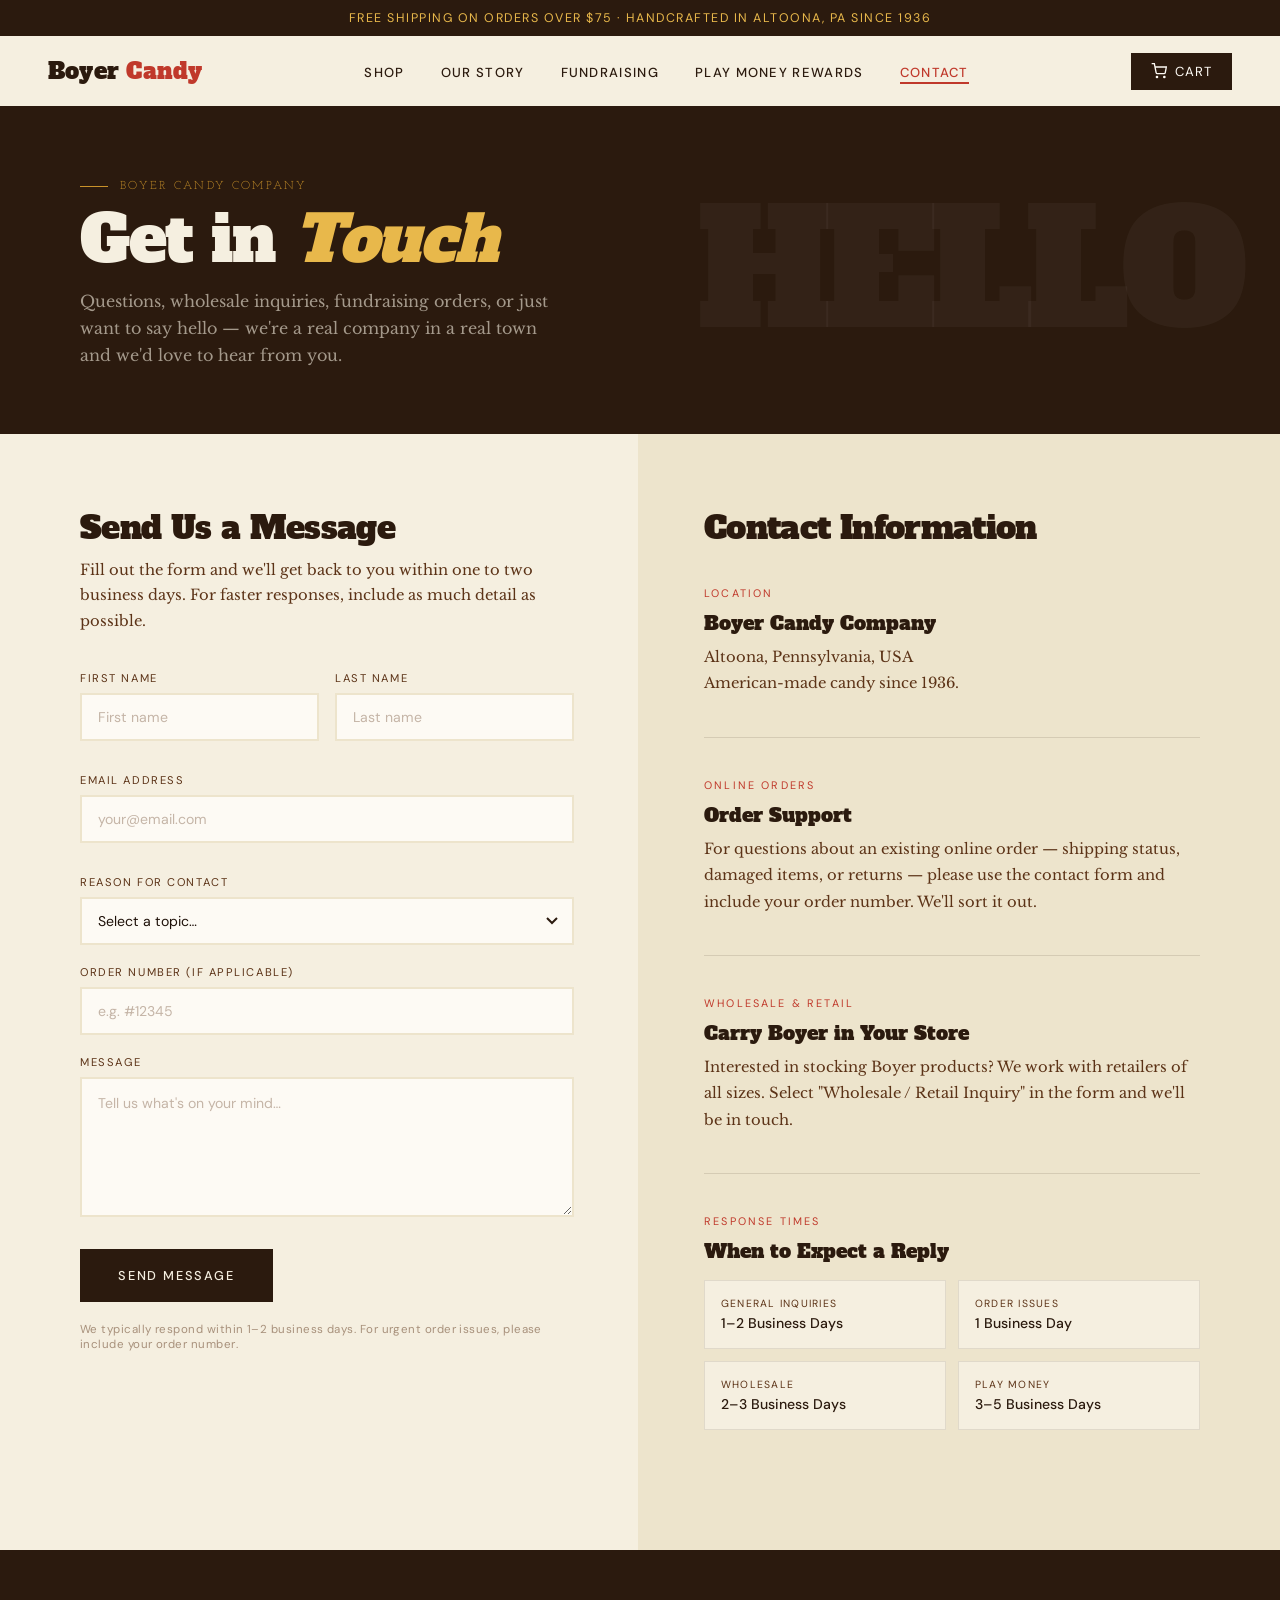
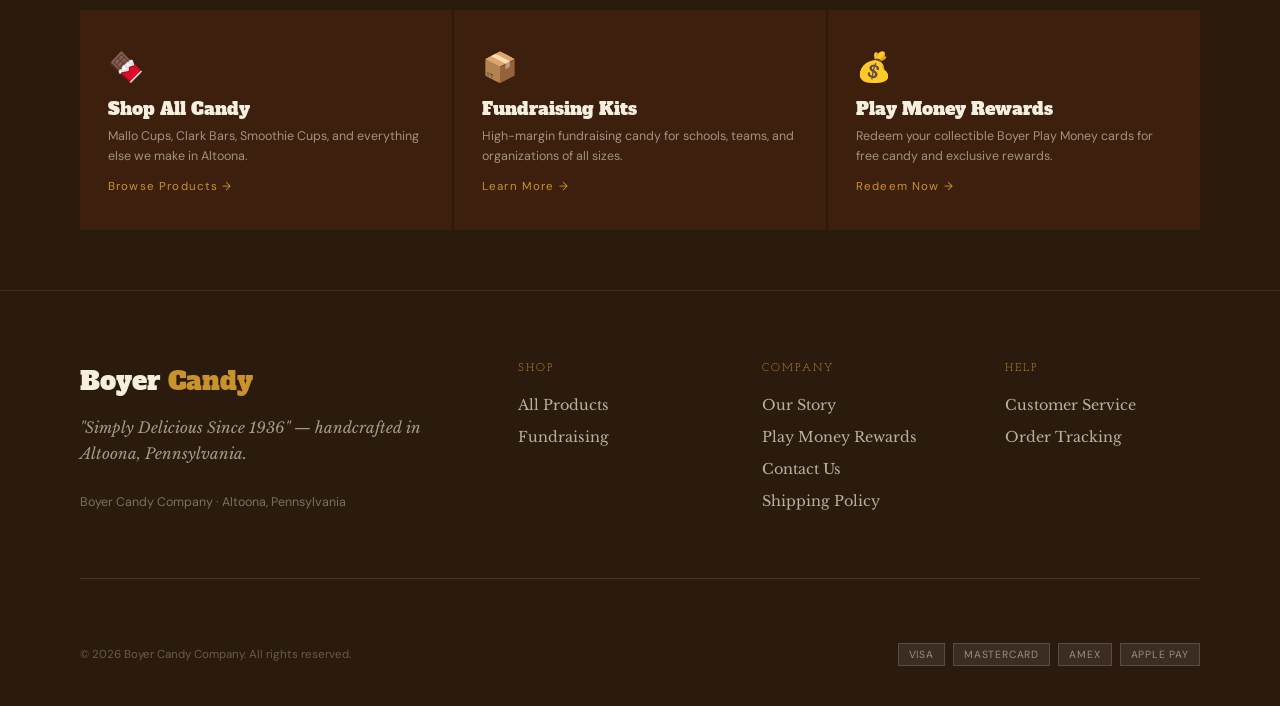
<file: contact.html>
<!DOCTYPE html>
<html lang="en">
<head>
  <meta charset="UTF-8" />
  <meta name="viewport" content="width=device-width, initial-scale=1.0" />
  <title>Contact Us — Boyer Candy Company</title>
  <meta name="description" content="Get in touch with Boyer Candy Company. Questions about orders, wholesale inquiries, fundraising, or Play Money redemptions — we'd love to hear from you.">
  <meta property="og:title" content="Contact Us | Boyer Candy">
  <meta property="og:description" content="Get in touch with Boyer Candy Company. Questions about orders, wholesale inquiries, fundraising, or Play Money redemptions — we'd love to hear from you.">
  <meta property="og:type" content="website">
  <link rel="icon" href="data:image/svg+xml,<svg xmlns='http://www.w3.org/2000/svg' viewBox='0 0 100 100'><text y='.9em' font-size='90'>🍫</text></svg>">
  <link rel="preconnect" href="https://fonts.googleapis.com">
  <link rel="preconnect" href="https://fonts.gstatic.com" crossorigin>
  <link href="https://fonts.googleapis.com/css2?family=Alfa+Slab+One&family=Josefin+Slab:ital,wght@0,300;0,400;0,600;0,700;1,400;1,700&family=Libre+Baskerville:ital,wght@0,400;0,700;1,400&family=DM+Sans:wght@300;400;500&display=swap" rel="stylesheet">
  <style>
    *, *::before, *::after { box-sizing: border-box; margin: 0; padding: 0; }
    :root {
      --cream: #F5EFE0; --cream-dark: #EDE4CC; --brown: #2B1A0E;
      --brown-mid: #5C3317; --choc: #3D1F0D; --gold: #C9922A;
      --gold-light: #E8B84B; --red: #C0392B; --red-dark: #922B21;
      --white: #FDFAF4; --text: #1E1008; --text-mid: #5C3317;
      --serif: 'Alfa Slab One', 'Josefin Slab', Georgia, serif;
      --slab: 'Josefin Slab', Georgia, serif;
      --body: 'Libre Baskerville', Georgia, serif;
      --sans: 'DM Sans', sans-serif;
    }
    html { scroll-behavior: smooth; }
    body { background: var(--cream); color: var(--text); font-family: var(--body); overflow-x: hidden; }

    .announcement { background: var(--brown); color: var(--gold-light); text-align: center; padding: 10px 20px; font-family: var(--sans); font-size: 0.78rem; letter-spacing: 0.12em; text-transform: uppercase; }
    nav { position: sticky; top: 0; z-index: 100; background: var(--cream); border-bottom: 2px solid var(--brown); display: flex; align-items: center; justify-content: space-between; padding: 0 48px; height: 72px; }
    .nav-logo { font-family: var(--serif); font-size: 1.4rem; font-weight: 400; color: var(--brown); text-decoration: none; letter-spacing: 0.01em; }
    .nav-logo span { color: var(--red); }
    .nav-links { display: flex; align-items: center; gap: 36px; list-style: none; }
    .nav-links a { font-family: var(--sans); font-size: 0.82rem; letter-spacing: 0.1em; text-transform: uppercase; color: var(--brown); text-decoration: none; font-weight: 500; transition: color 0.2s; position: relative; }
    .nav-links a::after { content: ''; position: absolute; bottom: -3px; left: 0; right: 0; height: 2px; background: var(--red); transform: scaleX(0); transform-origin: left; transition: transform 0.25s ease; }
    .nav-links a:hover, .nav-links a.active { color: var(--red); }
    .nav-links a:hover::after, .nav-links a.active::after { transform: scaleX(1); }
    .nav-cart { display: flex; align-items: center; gap: 8px; font-family: var(--sans); font-size: 0.82rem; letter-spacing: 0.08em; text-transform: uppercase; color: var(--white); background: var(--brown); border: none; padding: 10px 20px; cursor: pointer; text-decoration: none; transition: background 0.2s; }
    .nav-cart:hover { background: var(--red); }

    /* PAGE HEADER */
    .page-header {
      background: var(--brown);
      padding: 72px 80px 64px;
      position: relative;
      overflow: hidden;
    }
    .page-header::after {
      content: 'HELLO';
      position: absolute;
      right: 40px; top: 50%;
      transform: translateY(-50%);
      font-family: var(--serif);
      font-size: 10rem;
      font-weight: 400;
      color: rgba(255,255,255,0.04);
      letter-spacing: -0.05em;
      pointer-events: none;
      line-height: 1;
    }
    .page-header-eyebrow { font-family: var(--slab); font-size: 0.72rem; letter-spacing: 0.2em; text-transform: uppercase; color: var(--gold); margin-bottom: 16px; display: flex; align-items: center; gap: 12px; }
    .page-header-eyebrow::before { content: ''; display: block; width: 28px; height: 1px; background: var(--gold); }
    .page-header h1 { font-family: var(--serif); font-size: clamp(3rem, 5vw, 5rem); font-weight: 400; color: var(--cream); letter-spacing: -0.02em; line-height: 1; }
    .page-header h1 em { color: var(--gold-light); font-style: italic; }
    .page-header-sub { font-family: var(--body); font-size: 1rem; color: rgba(245,239,224,0.6); margin-top: 16px; max-width: 480px; line-height: 1.7; }

    /* MAIN LAYOUT */
    .contact-layout {
      display: grid;
      grid-template-columns: 1fr 1fr;
      gap: 0;
      max-width: 1400px;
      margin: 0 auto;
    }

    /* LEFT - FORM */
    .contact-form-side {
      padding: 72px 64px 80px 80px;
      border-right: 2px solid var(--cream-dark);
    }
    .contact-form-side h2 { font-family: var(--serif); font-size: 2rem; font-weight: 400; color: var(--brown); margin-bottom: 8px; letter-spacing: -0.02em; }
    .contact-form-side p { font-family: var(--body); font-size: 0.92rem; color: var(--text-mid); line-height: 1.75; margin-bottom: 36px; }

    .contact-form { display: flex; flex-direction: column; gap: 20px; }
    .form-row-2 { display: grid; grid-template-columns: 1fr 1fr; gap: 16px; }
    .form-group { display: flex; flex-direction: column; gap: 8px; }
    .form-label { font-family: var(--sans); font-size: 0.7rem; letter-spacing: 0.14em; text-transform: uppercase; color: var(--brown-mid); }
    .form-input, .form-select, .form-textarea { font-family: var(--sans); font-size: 0.88rem; padding: 13px 16px; border: 2px solid var(--cream-dark); background: var(--white); color: var(--text); outline: none; transition: border-color 0.2s; width: 100%; }
    .form-input:focus, .form-select:focus, .form-textarea:focus { border-color: var(--brown); }
    .form-input::placeholder, .form-textarea::placeholder { color: rgba(92,51,23,0.35); }
    .form-textarea { resize: vertical; min-height: 140px; line-height: 1.6; }
    .form-select { appearance: none; background-image: url("data:image/svg+xml,%3Csvg xmlns='http://www.w3.org/2000/svg' width='12' height='8' viewBox='0 0 12 8'%3E%3Cpath d='M1 1l5 5 5-5' stroke='%232B1A0E' stroke-width='2' fill='none'/%3E%3C/svg%3E"); background-repeat: no-repeat; background-position: right 14px center; cursor: pointer; }
    .form-submit { font-family: var(--sans); font-size: 0.8rem; letter-spacing: 0.14em; text-transform: uppercase; font-weight: 500; background: var(--brown); color: var(--cream); border: 2px solid var(--brown); padding: 16px 36px; cursor: pointer; transition: all 0.2s; align-self: flex-start; }
    .form-submit:hover { background: var(--red); border-color: var(--red); }
    .form-note { font-family: var(--sans); font-size: 0.72rem; color: rgba(92,51,23,0.5); letter-spacing: 0.04em; }

    /* SUCCESS STATE */
    .form-success { display: none; text-align: center; padding: 48px 24px; }
    .form-success-icon { font-size: 3rem; margin-bottom: 16px; }
    .form-success h3 { font-family: var(--serif); font-size: 1.8rem; font-weight: 400; color: var(--brown); margin-bottom: 12px; }
    .form-success p { font-family: var(--body); font-size: 0.95rem; color: var(--text-mid); line-height: 1.7; }

    /* RIGHT - INFO */
    .contact-info-side {
      padding: 72px 80px 80px 64px;
      background: var(--cream-dark);
    }
    .contact-info-side h2 { font-family: var(--serif); font-size: 2rem; font-weight: 400; color: var(--brown); margin-bottom: 36px; letter-spacing: -0.02em; }

    .contact-block { margin-bottom: 40px; padding-bottom: 40px; border-bottom: 1px solid rgba(43,26,14,0.12); }
    .contact-block:last-child { border-bottom: none; margin-bottom: 0; }
    .contact-block-label { font-family: var(--sans); font-size: 0.68rem; letter-spacing: 0.2em; text-transform: uppercase; color: var(--red); margin-bottom: 10px; }
    .contact-block-title { font-family: var(--serif); font-size: 1.2rem; font-weight: 400; color: var(--brown); margin-bottom: 8px; }
    .contact-block p { font-family: var(--body); font-size: 0.92rem; color: var(--text-mid); line-height: 1.8; }
    .contact-block a { color: var(--red); text-decoration: none; border-bottom: 1px solid transparent; transition: border-color 0.2s; }
    .contact-block a:hover { border-color: var(--red); }

    .response-times { display: grid; grid-template-columns: 1fr 1fr; gap: 12px; margin-top: 16px; }
    .rt-item { background: var(--cream); padding: 16px; border: 1px solid rgba(43,26,14,0.1); }
    .rt-label { font-family: var(--sans); font-size: 0.65rem; letter-spacing: 0.12em; text-transform: uppercase; color: var(--text-mid); margin-bottom: 4px; }
    .rt-value { font-family: var(--sans); font-size: 0.88rem; font-weight: 500; color: var(--brown); }

    /* QUICK LINKS */
    .quick-links { background: var(--brown); padding: 60px 80px; display: grid; grid-template-columns: repeat(3, 1fr); gap: 2px; }
    .quick-link-card { background: var(--choc); padding: 36px 28px; text-decoration: none; display: block; transition: background 0.25s; border-top: 3px solid transparent; }
    .quick-link-card:hover { background: #4a2510; border-color: var(--gold); }
    .quick-link-icon { font-size: 1.8rem; margin-bottom: 12px; }
    .quick-link-title { font-family: var(--serif); font-size: 1.1rem; font-weight: 400; color: var(--cream); margin-bottom: 6px; }
    .quick-link-desc { font-family: var(--sans); font-size: 0.78rem; color: rgba(245,239,224,0.55); line-height: 1.6; }
    .quick-link-arrow { font-family: var(--sans); font-size: 0.72rem; letter-spacing: 0.1em; color: var(--gold); margin-top: 12px; display: block; }

    footer { background: var(--brown); color: var(--cream); padding: 72px 80px 40px; border-top: 1px solid rgba(255,255,255,0.08); }
    .footer-grid { display: grid; grid-template-columns: 2fr 1fr 1fr 1fr; gap: 48px; margin-bottom: 64px; padding-bottom: 64px; border-bottom: 1px solid rgba(255,255,255,0.12); }
    .footer-brand-name { font-family: var(--serif); font-size: 1.6rem; font-weight: 400; color: var(--cream); margin-bottom: 16px; }
    .footer-brand-name span { color: var(--gold); }
    .footer-tagline { font-family: var(--body); font-style: italic; color: rgba(245,239,224,0.6); font-size: 0.95rem; line-height: 1.7; margin-bottom: 24px; }
    .footer-address { font-family: var(--sans); font-size: 0.78rem; color: rgba(245,239,224,0.4); line-height: 1.8; }
    .footer-col-title { font-family: var(--slab); font-size: 0.7rem; letter-spacing: 0.18em; text-transform: uppercase; color: var(--gold); margin-bottom: 20px; }
    .footer-links { list-style: none; display: flex; flex-direction: column; gap: 12px; }
    .footer-links a { font-family: var(--body); font-size: 0.9rem; color: rgba(245,239,224,0.7); text-decoration: none; transition: color 0.2s; }
    .footer-links a:hover { color: var(--gold); }
    .footer-bottom { display: flex; align-items: center; justify-content: space-between; }
    .footer-legal { font-family: var(--sans); font-size: 0.72rem; color: rgba(245,239,224,0.3); }
    .footer-pay { display: flex; gap: 8px; }
    .pay-badge { background: rgba(255,255,255,0.08); border: 1px solid rgba(255,255,255,0.15); padding: 4px 10px; font-family: var(--sans); font-size: 0.65rem; letter-spacing: 0.08em; text-transform: uppercase; color: rgba(245,239,224,0.5); }

    .reveal { opacity: 0; transform: translateY(24px); transition: opacity 0.7s ease, transform 0.7s ease; }
    .reveal.visible { opacity: 1; transform: none; }

    /* ── Skip Link ── */
    .skip-link {
      position: absolute;
      top: -100%;
      left: 1rem;
      background: #271310;
      color: #FFF9F0;
      padding: 0.75rem 1.5rem;
      border-radius: 0 0 0.5rem 0.5rem;
      font-size: 0.875rem;
      font-weight: 600;
      text-decoration: none;
      z-index: 9999;
      transition: top 0.2s;
    }
    .skip-link:focus { top: 0; }

    /* ── Focus Visible ── */
    :focus-visible {
      outline: 3px solid #C9922A;
      outline-offset: 3px;
      border-radius: 3px;
    }
    button:focus-visible, a:focus-visible, input:focus-visible, select:focus-visible, textarea:focus-visible {
      outline: 3px solid #C9922A;
      outline-offset: 3px;
    }

    @media (max-width: 900px) {
      .contact-layout { grid-template-columns: 1fr; }
      .contact-form-side { padding: 48px 24px; border-right: none; border-bottom: 2px solid var(--cream-dark); }
      .contact-info-side { padding: 48px 24px; }
      .quick-links { grid-template-columns: 1fr; padding: 40px 24px; }
      .form-row-2 { grid-template-columns: 1fr; }
      nav { padding: 0 20px; }
      .nav-links { display: none; }
      .page-header { padding: 48px 24px; }
      .footer-grid { grid-template-columns: 1fr 1fr; }
    }
  </style>
</head>
<body>

<a href="#main-content" class="skip-link">Skip to main content</a>

<div class="announcement">Free shipping on orders over $75 · Handcrafted in Altoona, PA since 1936</div>

<header role="banner">
<nav aria-label="Main navigation">
  <a href="index.html" class="nav-logo">Boyer <span>Candy</span></a>
  <ul class="nav-links">
    <li><a href="shop.html">Shop</a></li>
    <li><a href="our-story.html">Our Story</a></li>
    <li><a href="fundraising.html">Fundraising</a></li>
    <li><a href="play-money.html">Play Money Rewards</a></li>
    <li><a href="contact.html" class="active" aria-current="page">Contact</a></li>
  </ul>
  <a href="cart.html" class="nav-cart">
    <svg width="16" height="16" viewBox="0 0 24 24" fill="none" stroke="currentColor" stroke-width="2" aria-hidden="true"><circle cx="9" cy="21" r="1"/><circle cx="20" cy="21" r="1"/><path d="M1 1h4l2.68 13.39a2 2 0 0 0 2 1.61h9.72a2 2 0 0 0 2-1.61L23 6H6"/></svg>
    Cart
  </a>
</nav>
</header>

<main id="main-content">
<div class="page-header">
  <div class="page-header-eyebrow">Boyer Candy Company</div>
  <h1>Get in <em>Touch</em></h1>
  <div class="page-header-sub">Questions, wholesale inquiries, fundraising orders, or just want to say hello — we're a real company in a real town and we'd love to hear from you.</div>
</div>

<div class="contact-layout">

  <!-- FORM -->
  <div class="contact-form-side reveal">
    <h2>Send Us a Message</h2>
    <p>Fill out the form and we'll get back to you within one to two business days. For faster responses, include as much detail as possible.</p>

    <div id="formWrap">
      <form class="contact-form" id="contactForm" onsubmit="handleContact(event)" novalidate>
        <div class="form-row-2">
          <div class="form-group">
            <label class="form-label" for="fieldFirstName">First Name</label>
            <input class="form-input" id="fieldFirstName" type="text" placeholder="First name" required />
            <span class="field-error" id="name-error" role="alert" style="display:none;color:#C0392B;font-size:0.8rem;margin-top:0.25rem;display:block;"></span>
          </div>
          <div class="form-group">
            <label class="form-label" for="fieldLastName">Last Name</label>
            <input class="form-input" id="fieldLastName" type="text" placeholder="Last name" required />
          </div>
        </div>
        <div class="form-group">
          <label class="form-label" for="fieldEmail">Email Address</label>
          <input class="form-input" id="fieldEmail" type="email" placeholder="your@email.com" required />
          <span class="field-error" id="email-error" role="alert" style="display:none;color:#C0392B;font-size:0.8rem;margin-top:0.25rem;display:block;"></span>
        </div>
        <div class="form-group">
          <label class="form-label" for="fieldReason">Reason for Contact</label>
          <select class="form-select" id="fieldReason" required>
            <option value="" disabled selected>Select a topic…</option>
            <option value="order">Order Question or Issue</option>
            <option value="fundraising">Fundraising Inquiry</option>
            <option value="wholesale">Wholesale / Retail Inquiry</option>
            <option value="playmoney">Play Money Redemption</option>
            <option value="product">Product Feedback</option>
            <option value="other">Other</option>
          </select>
        </div>
        <div class="form-group">
          <label class="form-label" for="fieldOrderNum">Order Number (if applicable)</label>
          <input class="form-input" id="fieldOrderNum" type="text" placeholder="e.g. #12345" />
        </div>
        <div class="form-group">
          <label class="form-label" for="fieldMessage">Message</label>
          <textarea class="form-textarea" id="fieldMessage" placeholder="Tell us what's on your mind…"></textarea>
          <span class="field-error" id="message-error" role="alert" style="display:none;color:#C0392B;font-size:0.8rem;margin-top:0.25rem;display:block;"></span>
        </div>
        <button class="form-submit" type="submit">Send Message</button>
        <div class="form-note">We typically respond within 1–2 business days. For urgent order issues, please include your order number.</div>
      </form>
    </div>

    <div class="form-success" id="formSuccess">
      <div class="form-success-icon">✓</div>
      <h3>Message Sent!</h3>
      <p>Thanks for reaching out. We'll be in touch within 1–2 business days.</p>
    </div>
  </div>

  <!-- INFO -->
  <div class="contact-info-side reveal">
    <h2>Contact Information</h2>

    <div class="contact-block">
      <div class="contact-block-label">Location</div>
      <div class="contact-block-title">Boyer Candy Company</div>
      <p>Altoona, Pennsylvania, USA<br>
      American-made candy since 1936.</p>
    </div>

    <div class="contact-block">
      <div class="contact-block-label">Online Orders</div>
      <div class="contact-block-title">Order Support</div>
      <p>For questions about an existing online order — shipping status, damaged items, or returns — please use the contact form and include your order number. We'll sort it out.</p>
    </div>

    <div class="contact-block">
      <div class="contact-block-label">Wholesale &amp; Retail</div>
      <div class="contact-block-title">Carry Boyer in Your Store</div>
      <p>Interested in stocking Boyer products? We work with retailers of all sizes. Select "Wholesale / Retail Inquiry" in the form and we'll be in touch.</p>
    </div>

    <div class="contact-block">
      <div class="contact-block-label">Response Times</div>
      <div class="contact-block-title">When to Expect a Reply</div>
      <div class="response-times">
        <div class="rt-item">
          <div class="rt-label">General Inquiries</div>
          <div class="rt-value">1–2 Business Days</div>
        </div>
        <div class="rt-item">
          <div class="rt-label">Order Issues</div>
          <div class="rt-value">1 Business Day</div>
        </div>
        <div class="rt-item">
          <div class="rt-label">Wholesale</div>
          <div class="rt-value">2–3 Business Days</div>
        </div>
        <div class="rt-item">
          <div class="rt-label">Play Money</div>
          <div class="rt-value">3–5 Business Days</div>
        </div>
      </div>
    </div>

  </div>

</div>

<!-- QUICK LINKS -->
<div class="quick-links">
  <a href="shop.html" class="quick-link-card reveal">
    <div class="quick-link-icon">🍫</div>
    <div class="quick-link-title">Shop All Candy</div>
    <div class="quick-link-desc">Mallo Cups, Clark Bars, Smoothie Cups, and everything else we make in Altoona.</div>
    <span class="quick-link-arrow">Browse Products →</span>
  </a>
  <a href="fundraising.html" class="quick-link-card reveal">
    <div class="quick-link-icon">📦</div>
    <div class="quick-link-title">Fundraising Kits</div>
    <div class="quick-link-desc">High-margin fundraising candy for schools, teams, and organizations of all sizes.</div>
    <span class="quick-link-arrow">Learn More →</span>
  </a>
  <a href="play-money.html" class="quick-link-card reveal">
    <div class="quick-link-icon">💰</div>
    <div class="quick-link-title">Play Money Rewards</div>
    <div class="quick-link-desc">Redeem your collectible Boyer Play Money cards for free candy and exclusive rewards.</div>
    <span class="quick-link-arrow">Redeem Now →</span>
  </a>
</div>

<footer>
  <div class="footer-grid">
    <div>
      <div class="footer-brand-name">Boyer <span>Candy</span></div>
      <div class="footer-tagline">"Simply Delicious Since 1936" — handcrafted in Altoona, Pennsylvania.</div>
      <div class="footer-address">Boyer Candy Company · Altoona, Pennsylvania</div>
    </div>
    <div>
      <div class="footer-col-title">Shop</div>
      <ul class="footer-links">
        <li><a href="shop.html">All Products</a></li>
        <li><a href="fundraising.html">Fundraising</a></li>
      </ul>
    </div>
    <div>
      <div class="footer-col-title">Company</div>
      <ul class="footer-links">
        <li><a href="our-story.html">Our Story</a></li>
        <li><a href="play-money.html">Play Money Rewards</a></li>
        <li><a href="contact.html">Contact Us</a></li>
        <li><a href="shipping.html">Shipping Policy</a></li>
      </ul>
    </div>
    <div>
      <div class="footer-col-title">Help</div>
      <ul class="footer-links">
        <li><a href="contact.html">Customer Service</a></li>
        <li><a href="shipping.html">Order Tracking</a></li>
      </ul>
    </div>
  </div>
  <div class="footer-bottom">
    <div class="footer-legal">© 2026 Boyer Candy Company. All rights reserved.</div>
    <div class="footer-pay">
      <span class="pay-badge">Visa</span><span class="pay-badge">Mastercard</span>
      <span class="pay-badge">Amex</span><span class="pay-badge">Apple Pay</span>
    </div>
  </div>
</footer>

<script>
  const observer = new IntersectionObserver(entries => {
    entries.forEach(e => { if (e.isIntersecting) { e.target.classList.add('visible'); observer.unobserve(e.target); } });
  }, { threshold: 0.1 });
  document.querySelectorAll('.reveal').forEach(el => observer.observe(el));

  // Real-time validation: clear errors when user starts typing
  document.getElementById('fieldFirstName').addEventListener('input', function() {
    clearError(this, 'name-error');
  });
  document.getElementById('fieldEmail').addEventListener('input', function() {
    clearError(this, 'email-error');
  });
  document.getElementById('fieldMessage').addEventListener('input', function() {
    clearError(this, 'message-error');
  });

  function clearError(input, errorId) {
    input.style.borderColor = '';
    const errEl = document.getElementById(errorId);
    if (errEl) { errEl.textContent = ''; errEl.style.display = 'none'; }
  }

  function showError(input, errorId, message) {
    input.style.borderColor = '#C0392B';
    const errEl = document.getElementById(errorId);
    if (errEl) { errEl.textContent = message; errEl.style.display = 'block'; }
  }

  function validateForm() {
    let valid = true;
    const emailRegex = /^[^\s@]+@[^\s@]+\.[^\s@]+$/;

    const nameInput = document.getElementById('fieldFirstName');
    const emailInput = document.getElementById('fieldEmail');
    const messageInput = document.getElementById('fieldMessage');

    const name = nameInput.value.trim();
    const email = emailInput.value.trim();
    const message = messageInput.value.trim();

    if (name.length < 2) {
      showError(nameInput, 'name-error', name.length === 0 ? 'Name is required.' : 'Name must be at least 2 characters.');
      valid = false;
    }

    if (!email) {
      showError(emailInput, 'email-error', 'Email address is required.');
      valid = false;
    } else if (!emailRegex.test(email)) {
      showError(emailInput, 'email-error', 'Please enter a valid email address.');
      valid = false;
    }

    if (message.length < 10) {
      showError(messageInput, 'message-error', message.length === 0 ? 'Message is required.' : 'Message must be at least 10 characters.');
      valid = false;
    }

    return valid;
  }

  function handleContact(e) {
    e.preventDefault();
    if (!validateForm()) return;
    document.getElementById('formWrap').style.display = 'none';
    document.getElementById('formSuccess').style.display = 'block';
  }
</script>
</body>
</html>
</file>
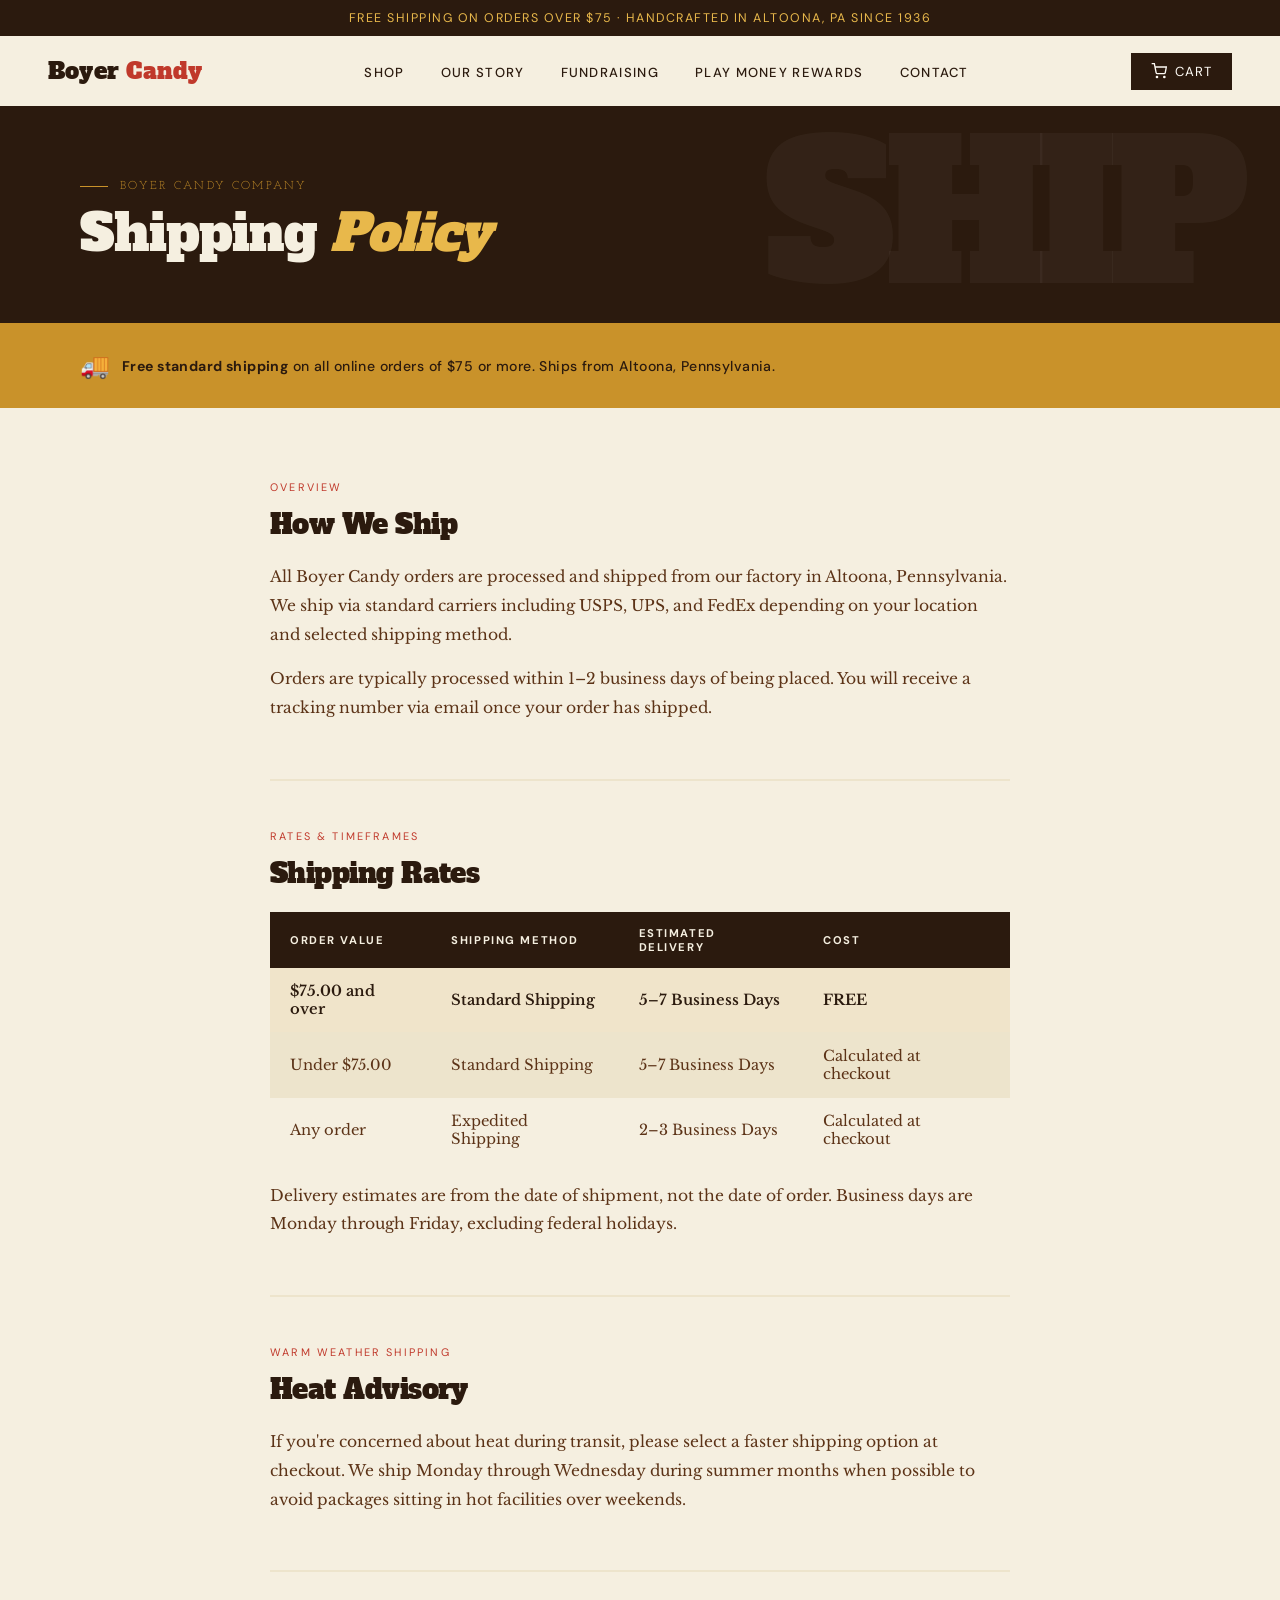
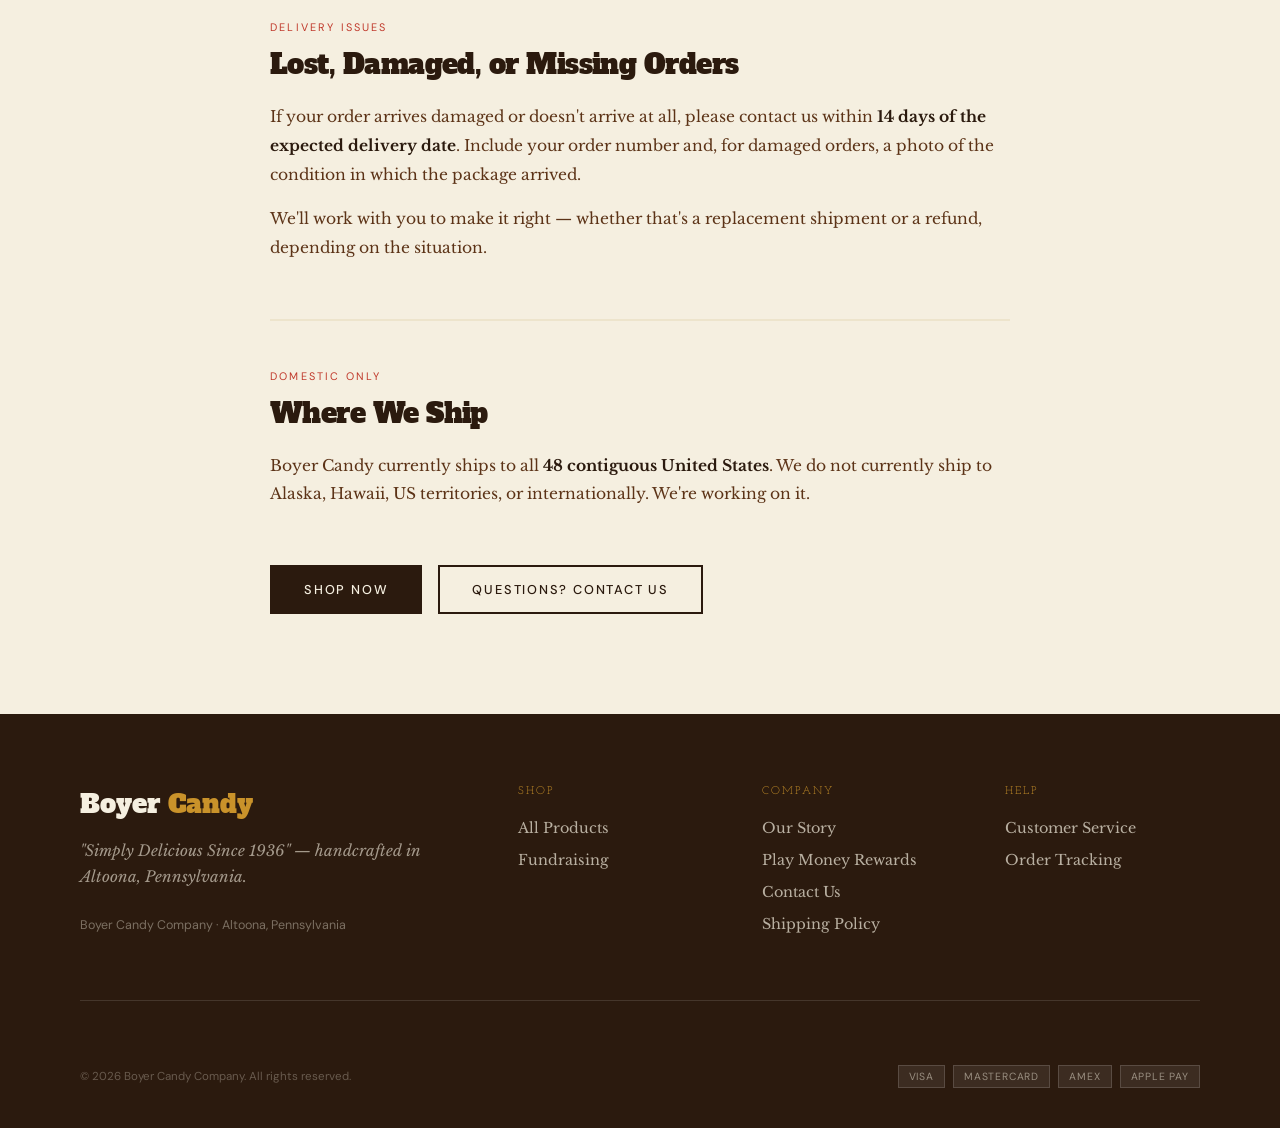
<file: shipping.html>
<!DOCTYPE html>
<html lang="en">
<head>
  <meta charset="UTF-8" />
  <meta name="viewport" content="width=device-width, initial-scale=1.0" />
  <title>Shipping Policy — Boyer Candy Company</title>
  <link rel="preconnect" href="https://fonts.googleapis.com">
  <link rel="preconnect" href="https://fonts.gstatic.com" crossorigin>
  <link href="https://fonts.googleapis.com/css2?family=Alfa+Slab+One&family=Josefin+Slab:ital,wght@0,300;0,400;0,600;0,700;1,400;1,700&family=Libre+Baskerville:ital,wght@0,400;0,700;1,400&family=DM+Sans:wght@300;400;500&display=swap" rel="stylesheet">
  <style>
    *, *::before, *::after { box-sizing: border-box; margin: 0; padding: 0; }
    :root {
      --cream: #F5EFE0; --cream-dark: #EDE4CC; --brown: #2B1A0E;
      --brown-mid: #5C3317; --choc: #3D1F0D; --gold: #C9922A;
      --gold-light: #E8B84B; --red: #C0392B; --red-dark: #922B21;
      --white: #FDFAF4; --text: #1E1008; --text-mid: #5C3317;
      --serif: 'Alfa Slab One', 'Josefin Slab', Georgia, serif;
      --slab: 'Josefin Slab', Georgia, serif;
      --body: 'Libre Baskerville', Georgia, serif;
      --sans: 'DM Sans', sans-serif;
    }
    html { scroll-behavior: smooth; }
    body { background: var(--cream); color: var(--text); font-family: var(--body); overflow-x: hidden; }

    .announcement { background: var(--brown); color: var(--gold-light); text-align: center; padding: 10px 20px; font-family: var(--sans); font-size: 0.78rem; letter-spacing: 0.12em; text-transform: uppercase; }
    nav { position: sticky; top: 0; z-index: 100; background: var(--cream); border-bottom: 2px solid var(--brown); display: flex; align-items: center; justify-content: space-between; padding: 0 48px; height: 72px; }
    .nav-logo { font-family: var(--serif); font-size: 1.4rem; font-weight: 400; color: var(--brown); text-decoration: none; letter-spacing: 0.01em; }
    .nav-logo span { color: var(--red); }
    .nav-links { display: flex; align-items: center; gap: 36px; list-style: none; }
    .nav-links a { font-family: var(--sans); font-size: 0.82rem; letter-spacing: 0.1em; text-transform: uppercase; color: var(--brown); text-decoration: none; font-weight: 500; transition: color 0.2s; position: relative; }
    .nav-links a::after { content: ''; position: absolute; bottom: -3px; left: 0; right: 0; height: 2px; background: var(--red); transform: scaleX(0); transform-origin: left; transition: transform 0.25s ease; }
    .nav-links a:hover { color: var(--red); }
    .nav-links a:hover::after { transform: scaleX(1); }
    .nav-cart { display: flex; align-items: center; gap: 8px; font-family: var(--sans); font-size: 0.82rem; letter-spacing: 0.08em; text-transform: uppercase; color: var(--white); background: var(--brown); border: none; padding: 10px 20px; cursor: pointer; text-decoration: none; transition: background 0.2s; }
    .nav-cart:hover { background: var(--red); }

    .page-header { background: var(--brown); padding: 72px 80px 64px; position: relative; overflow: hidden; }
    .page-header::after { content: 'SHIP'; position: absolute; right: 40px; top: 50%; transform: translateY(-50%); font-family: var(--serif); font-size: 12rem; font-weight: 400; color: rgba(255,255,255,0.04); letter-spacing: -0.05em; pointer-events: none; line-height: 1; }
    .page-header-eyebrow { font-family: var(--slab); font-size: 0.72rem; letter-spacing: 0.2em; text-transform: uppercase; color: var(--gold); margin-bottom: 16px; display: flex; align-items: center; gap: 12px; }
    .page-header-eyebrow::before { content: ''; display: block; width: 28px; height: 1px; background: var(--gold); }
    .page-header h1 { font-family: var(--serif); font-size: clamp(2.5rem, 4vw, 4rem); font-weight: 400; color: var(--cream); letter-spacing: -0.02em; line-height: 1; }
    .page-header h1 em { color: var(--gold-light); font-style: italic; }

    /* SHIPPING HIGHLIGHT BAR */
    .ship-highlight {
      background: var(--gold);
      padding: 28px 80px;
      display: flex;
      align-items: center;
      gap: 12px;
    }
    .ship-highlight-icon { font-size: 1.5rem; }
    .ship-highlight-text { font-family: var(--sans); font-size: 0.88rem; color: var(--brown); font-weight: 500; letter-spacing: 0.03em; }
    .ship-highlight-text strong { font-weight: 700; }

    /* CONTENT */
    .policy-layout {
      max-width: 900px;
      margin: 0 auto;
      padding: 72px 80px 100px;
    }

    .policy-section { margin-bottom: 56px; }
    .policy-section-label { font-family: var(--sans); font-size: 0.68rem; letter-spacing: 0.2em; text-transform: uppercase; color: var(--red); margin-bottom: 12px; }
    .policy-section h2 { font-family: var(--serif); font-size: 1.7rem; font-weight: 400; color: var(--brown); margin-bottom: 20px; letter-spacing: -0.02em; }
    .policy-section p { font-family: var(--body); font-size: 0.97rem; color: var(--text-mid); line-height: 1.85; margin-bottom: 16px; }
    .policy-section p:last-child { margin-bottom: 0; }
    .policy-section strong { color: var(--brown); font-weight: 700; }

    /* RATES TABLE */
    .rates-table { width: 100%; border-collapse: collapse; margin: 20px 0; }
    .rates-table th { font-family: var(--sans); font-size: 0.7rem; letter-spacing: 0.14em; text-transform: uppercase; color: var(--cream); background: var(--brown); padding: 14px 20px; text-align: left; }
    .rates-table td { font-family: var(--body); font-size: 0.92rem; color: var(--text-mid); padding: 14px 20px; border-bottom: 1px solid var(--cream-dark); }
    .rates-table tr:last-child td { border-bottom: none; }
    .rates-table tr:nth-child(even) td { background: var(--cream-dark); }
    .rates-table .highlight td { background: rgba(201,146,42,0.12); color: var(--brown); font-weight: 600; }

    /* HEAT WARNING */
    .heat-warning { background: rgba(192,57,43,0.08); border: 2px solid var(--red); padding: 24px 28px; margin: 24px 0; }
    .heat-warning-title { font-family: var(--sans); font-size: 0.72rem; letter-spacing: 0.14em; text-transform: uppercase; color: var(--red); margin-bottom: 8px; font-weight: 600; }
    .heat-warning p { font-family: var(--body); font-size: 0.9rem; color: var(--text); line-height: 1.75; margin: 0; }

    .policy-divider { border: none; border-top: 2px solid var(--cream-dark); margin: 48px 0; }

    .cta-row { display: flex; gap: 16px; margin-top: 48px; flex-wrap: wrap; }
    .btn-primary { font-family: var(--sans); font-size: 0.8rem; letter-spacing: 0.14em; text-transform: uppercase; font-weight: 500; background: var(--brown); color: var(--cream); border: 2px solid var(--brown); padding: 14px 32px; text-decoration: none; display: inline-block; transition: all 0.2s; }
    .btn-primary:hover { background: var(--red); border-color: var(--red); }
    .btn-outline { font-family: var(--sans); font-size: 0.8rem; letter-spacing: 0.14em; text-transform: uppercase; font-weight: 500; background: transparent; color: var(--brown); border: 2px solid var(--brown); padding: 14px 32px; text-decoration: none; display: inline-block; transition: all 0.2s; }
    .btn-outline:hover { background: var(--brown); color: var(--cream); }

    footer { background: var(--brown); color: var(--cream); padding: 72px 80px 40px; }
    .footer-grid { display: grid; grid-template-columns: 2fr 1fr 1fr 1fr; gap: 48px; margin-bottom: 64px; padding-bottom: 64px; border-bottom: 1px solid rgba(255,255,255,0.12); }
    .footer-brand-name { font-family: var(--serif); font-size: 1.6rem; font-weight: 400; color: var(--cream); margin-bottom: 16px; }
    .footer-brand-name span { color: var(--gold); }
    .footer-tagline { font-family: var(--body); font-style: italic; color: rgba(245,239,224,0.6); font-size: 0.95rem; line-height: 1.7; margin-bottom: 24px; }
    .footer-address { font-family: var(--sans); font-size: 0.78rem; color: rgba(245,239,224,0.4); line-height: 1.8; }
    .footer-col-title { font-family: var(--slab); font-size: 0.7rem; letter-spacing: 0.18em; text-transform: uppercase; color: var(--gold); margin-bottom: 20px; }
    .footer-links { list-style: none; display: flex; flex-direction: column; gap: 12px; }
    .footer-links a { font-family: var(--body); font-size: 0.9rem; color: rgba(245,239,224,0.7); text-decoration: none; transition: color 0.2s; }
    .footer-links a:hover { color: var(--gold); }
    .footer-bottom { display: flex; align-items: center; justify-content: space-between; }
    .footer-legal { font-family: var(--sans); font-size: 0.72rem; color: rgba(245,239,224,0.3); }
    .footer-pay { display: flex; gap: 8px; }
    .pay-badge { background: rgba(255,255,255,0.08); border: 1px solid rgba(255,255,255,0.15); padding: 4px 10px; font-family: var(--sans); font-size: 0.65rem; letter-spacing: 0.08em; text-transform: uppercase; color: rgba(245,239,224,0.5); }

    @media (max-width: 768px) {
      nav { padding: 0 20px; }
      .nav-links { display: none; }
      .page-header { padding: 48px 24px; }
      .ship-highlight { padding: 20px 24px; flex-wrap: wrap; }
      .policy-layout { padding: 48px 24px 72px; }
      .footer-grid { grid-template-columns: 1fr 1fr; }
    }
  </style>
</head>
<body>

<div class="announcement">Free shipping on orders over $75 · Handcrafted in Altoona, PA since 1936</div>

<nav>
  <a href="index.html" class="nav-logo">Boyer <span>Candy</span></a>
  <ul class="nav-links">
    <li><a href="shop.html">Shop</a></li>
    <li><a href="our-story.html">Our Story</a></li>
    <li><a href="fundraising.html">Fundraising</a></li>
    <li><a href="play-money.html">Play Money Rewards</a></li>
    <li><a href="contact.html">Contact</a></li>
  </ul>
  <a href="cart.html" class="nav-cart">
    <svg width="16" height="16" viewBox="0 0 24 24" fill="none" stroke="currentColor" stroke-width="2"><circle cx="9" cy="21" r="1"/><circle cx="20" cy="21" r="1"/><path d="M1 1h4l2.68 13.39a2 2 0 0 0 2 1.61h9.72a2 2 0 0 0 2-1.61L23 6H6"/></svg>
    Cart
  </a>
</nav>

<div class="page-header">
  <div class="page-header-eyebrow">Boyer Candy Company</div>
  <h1>Shipping <em>Policy</em></h1>
</div>

<div class="ship-highlight">
  <div class="ship-highlight-icon">🚚</div>
  <div class="ship-highlight-text"><strong>Free standard shipping</strong> on all online orders of $75 or more. Ships from Altoona, Pennsylvania.</div>
</div>

<div class="policy-layout">

  <div class="policy-section">
    <div class="policy-section-label">Overview</div>
    <h2>How We Ship</h2>
    <p>All Boyer Candy orders are processed and shipped from our factory in Altoona, Pennsylvania. We ship via standard carriers including USPS, UPS, and FedEx depending on your location and selected shipping method.</p>
    <p>Orders are typically processed within 1–2 business days of being placed. You will receive a tracking number via email once your order has shipped.</p>
  </div>

  <hr class="policy-divider" />

  <div class="policy-section">
    <div class="policy-section-label">Rates &amp; Timeframes</div>
    <h2>Shipping Rates</h2>
    <table class="rates-table">
      <thead>
        <tr>
          <th>Order Value</th>
          <th>Shipping Method</th>
          <th>Estimated Delivery</th>
          <th>Cost</th>
        </tr>
      </thead>
      <tbody>
        <tr class="highlight">
          <td>$75.00 and over</td>
          <td>Standard Shipping</td>
          <td>5–7 Business Days</td>
          <td><strong>FREE</strong></td>
        </tr>
        <tr>
          <td>Under $75.00</td>
          <td>Standard Shipping</td>
          <td>5–7 Business Days</td>
          <td>Calculated at checkout</td>
        </tr>
        <tr>
          <td>Any order</td>
          <td>Expedited Shipping</td>
          <td>2–3 Business Days</td>
          <td>Calculated at checkout</td>
        </tr>
      </tbody>
    </table>
    <p>Delivery estimates are from the date of shipment, not the date of order. Business days are Monday through Friday, excluding federal holidays.</p>
  </div>

  <hr class="policy-divider" />

  <div class="policy-section">
    <div class="policy-section-label">Warm Weather Shipping</div>
    <h2>Heat Advisory</h2>
    <div class="heat-warning" id="heat-warning">
      <div class="heat-warning-title">⚠ Important: Chocolate Melting Risk</div>
      <p>Boyer Candy contains real chocolate, which can melt in high temperatures. During warm months (typically May through September), we strongly recommend selecting expedited shipping to minimize time in transit. Boyer Candy Company is not responsible for melted candy caused by high ambient temperatures during shipping.</p>
    </div>
    <p>If you're concerned about heat during transit, please select a faster shipping option at checkout. We ship Monday through Wednesday during summer months when possible to avoid packages sitting in hot facilities over weekends.</p>
  </div>

  <hr class="policy-divider" />

  <div class="policy-section">
    <div class="policy-section-label">Delivery Issues</div>
    <h2>Lost, Damaged, or Missing Orders</h2>
    <p>If your order arrives damaged or doesn't arrive at all, please contact us within <strong>14 days of the expected delivery date</strong>. Include your order number and, for damaged orders, a photo of the condition in which the package arrived.</p>
    <p>We'll work with you to make it right — whether that's a replacement shipment or a refund, depending on the situation.</p>
  </div>

  <hr class="policy-divider" />

  <div class="policy-section">
    <div class="policy-section-label">Domestic Only</div>
    <h2>Where We Ship</h2>
    <p>Boyer Candy currently ships to all <strong>48 contiguous United States</strong>. We do not currently ship to Alaska, Hawaii, US territories, or internationally. We're working on it.</p>
  </div>

  <div class="cta-row">
    <a href="shop.html" class="btn-primary">Shop Now</a>
    <a href="contact.html" class="btn-outline">Questions? Contact Us</a>
  </div>

</div>

<footer>
  <div class="footer-grid">
    <div>
      <div class="footer-brand-name">Boyer <span>Candy</span></div>
      <div class="footer-tagline">"Simply Delicious Since 1936" — handcrafted in Altoona, Pennsylvania.</div>
      <div class="footer-address">Boyer Candy Company · Altoona, Pennsylvania</div>
    </div>
    <div>
      <div class="footer-col-title">Shop</div>
      <ul class="footer-links">
        <li><a href="shop.html">All Products</a></li>
        <li><a href="fundraising.html">Fundraising</a></li>
      </ul>
    </div>
    <div>
      <div class="footer-col-title">Company</div>
      <ul class="footer-links">
        <li><a href="our-story.html">Our Story</a></li>
        <li><a href="play-money.html">Play Money Rewards</a></li>
        <li><a href="contact.html">Contact Us</a></li>
        <li><a href="shipping.html">Shipping Policy</a></li>
      </ul>
    </div>
    <div>
      <div class="footer-col-title">Help</div>
      <ul class="footer-links">
        <li><a href="contact.html">Customer Service</a></li>
        <li><a href="shipping.html">Order Tracking</a></li>
      </ul>
    </div>
  </div>
  <div class="footer-bottom">
    <div class="footer-legal">© 2026 Boyer Candy Company. All rights reserved.</div>
    <div class="footer-pay">
      <span class="pay-badge">Visa</span><span class="pay-badge">Mastercard</span>
      <span class="pay-badge">Amex</span><span class="pay-badge">Apple Pay</span>
    </div>
  </div>
</footer>

<script>
  const month = new Date().getMonth(); // 0-indexed
  const isWarmSeason = month >= 3 && month <= 8;
  const heatWarning = document.getElementById('heat-warning');
  if (heatWarning) heatWarning.style.display = isWarmSeason ? 'block' : 'none';
</script>
</body>
</html>
</file>
